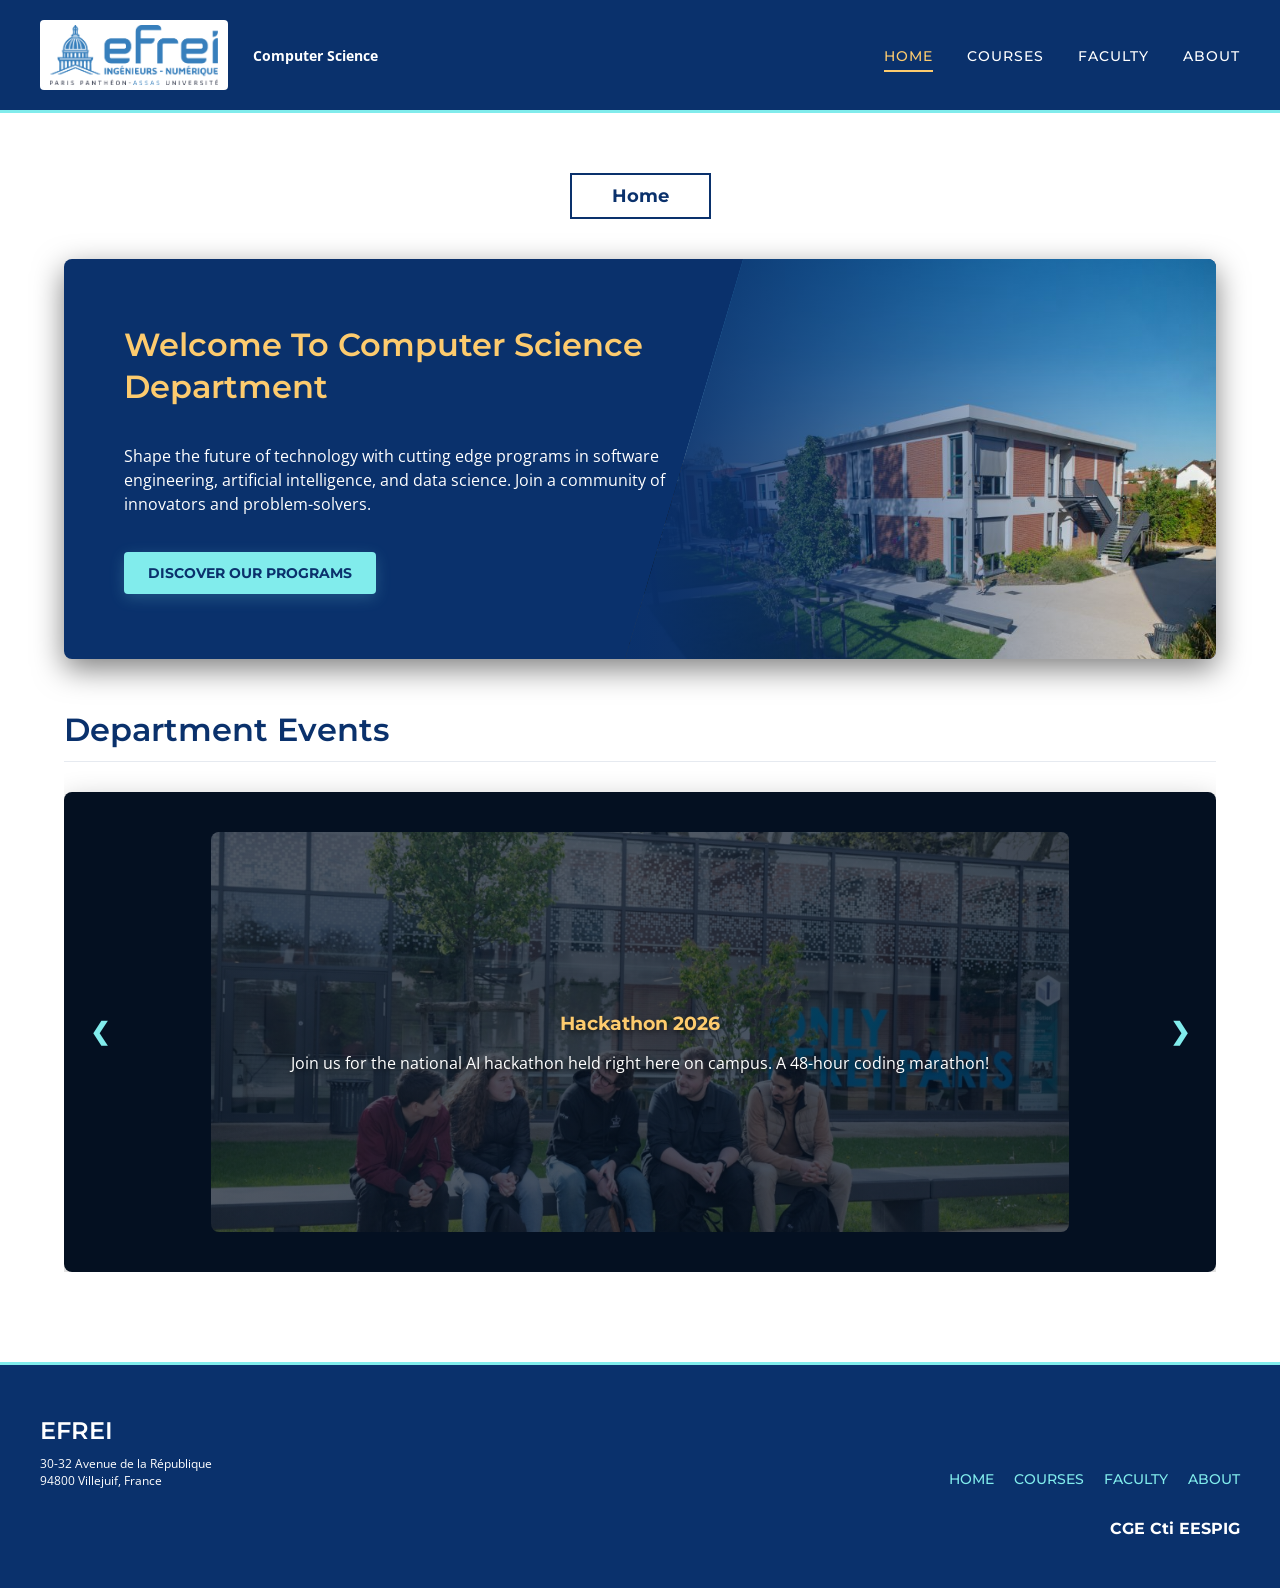
<file: index.html>
<!DOCTYPE html>
<html lang="en">

<head>
  <meta charset="UTF-8">
  <meta name="viewport" content="width=device-width, initial-scale=1.0">
  <title>EFREI Computer Science</title>
  <link rel="stylesheet" href="css/variables.css">
  <link rel="stylesheet" href="css/style.css">
</head>

<body>

  <header>
    <div class="logo-container">
      <a href="index.html" style="display: flex; align-items: center; text-decoration: none; color: inherit;">
        <img src="images/logo.png" alt="EFREI Logo" class="efrei-logo">
      </a>
      <span style="font-weight: bold; font-size: 14px; margin-left: 10px;">Computer Science</span>
    </div>
    <nav>
      <ul>
        <li><a href="index.html">Home</a></li>
        <li><a href="courses.html">Courses</a></li>
        <li><a href="faculty.html">Faculty</a></li>
        <li><a href="about.html">About</a></li>
      </ul>
    </nav>
  </header>

  <main>
    <div style="text-align: center;">
      <div class="page-title-box">Home</div>
    </div>
    <div class="hero-diagonal">
      <div class="hero-text">
        <h2>Welcome To Computer Science Department</h2>
        <p>Shape the future of technology with cutting edge programs in software engineering, artificial intelligence, and data science. Join a community of innovators and problem-solvers.</p>
        <a href="courses.html" class="btn">Discover our Programs</a>
      </div>
      <div class="hero-image"></div>
    </div>


    <section class="carousel-section">
      <h2>Department Events</h2>
      <div class="carousel-container">
        <div class="carousel-slide active" style="background: linear-gradient(rgba(4, 16, 33, 0.7), rgba(4, 16, 33, 0.7)), url('images/hackathon.jpg') center/cover; padding: 60px; border-radius: 8px; width: 100%; box-sizing: border-box; min-height: 400px;">
          <h3 style="color: var(--color-electric-yellow); text-shadow: 0 2px 4px rgba(0,0,0,0.5); margin-top: 120px;">Hackathon 2026</h3>
          <p style="text-shadow: 0 2px 4px rgba(0,0,0,0.5);">Join us for the national AI hackathon held right here on campus. A 48-hour coding marathon!</p>
        </div>
        <div class="carousel-slide" style="background: linear-gradient(rgba(4, 16, 33, 0.7), rgba(4, 16, 33, 0.7)), url('images/cybersecurity.jpg') center/cover; padding: 60px; border-radius: 8px; width: 100%; box-sizing: border-box; min-height: 400px;">
          <h3 style="color: var(--color-electric-yellow); text-shadow: 0 2px 4px rgba(0,0,0,0.5); margin-top: 120px;">Cybersecurity Lab</h3>
          <p style="text-shadow: 0 2px 4px rgba(0,0,0,0.5);">New state-of-the-art cybersecurity lab opening next semester for Master's students.</p>
        </div>
        <div class="carousel-slide" style="background: linear-gradient(rgba(4, 16, 33, 0.7), rgba(4, 16, 33, 0.7)), url('images/alumni.png') center/cover; padding: 60px; border-radius: 8px; width: 100%; box-sizing: border-box; min-height: 400px;">
          <h3 style="color: var(--color-electric-yellow); text-shadow: 0 2px 4px rgba(0,0,0,0.5); margin-top: 120px;">Tech Alumni Meetup</h3>
          <p style="text-shadow: 0 2px 4px rgba(0,0,0,0.5);">Network with successful EFREI alumni leading the tech industry in Paris and worldwide.</p>
        </div>
        <button class="carousel-prev" onclick="moveSlide(-1)">&#10094;</button>
        <button class="carousel-next" onclick="moveSlide(1)">&#10095;</button>
      </div>
    </section>

  </main>

  <footer>
    <div class="footer-content">
      <div class="footer-logo-address">
        <h2 style="margin-bottom: 10px; font-size: 24px;"><a href="https://www.efrei.fr/" target="_blank" style="color: var(--color-pure-white); text-decoration: none;">EFREI</a></h2>
        <p style="font-size: 12px; line-height: 1.4; color: var(--color-pure-white); margin: 0;">
          30-32 Avenue de la République<br>
          94800 Villejuif, France
        </p>
      </div>
      <div class="footer-links">
        <ul>
          <li><a href="index.html">Home</a></li>
          <li><a href="courses.html">Courses</a></li>
          <li><a href="faculty.html">Faculty</a></li>
          <li><a href="about.html">About</a></li>
        </ul>
      </div>
    </div>
    <div class="footer-accreditations" style="text-align: right; margin-top: 30px; font-weight: bold; font-family: var(--font-family-headline); color: var(--color-pure-white);">
      CGE Cti EESPIG
    </div>
  </footer>

  <script src="js/main.js"></script>
  <script src="js/carousel.js"></script>
</body>

</html>
</file>
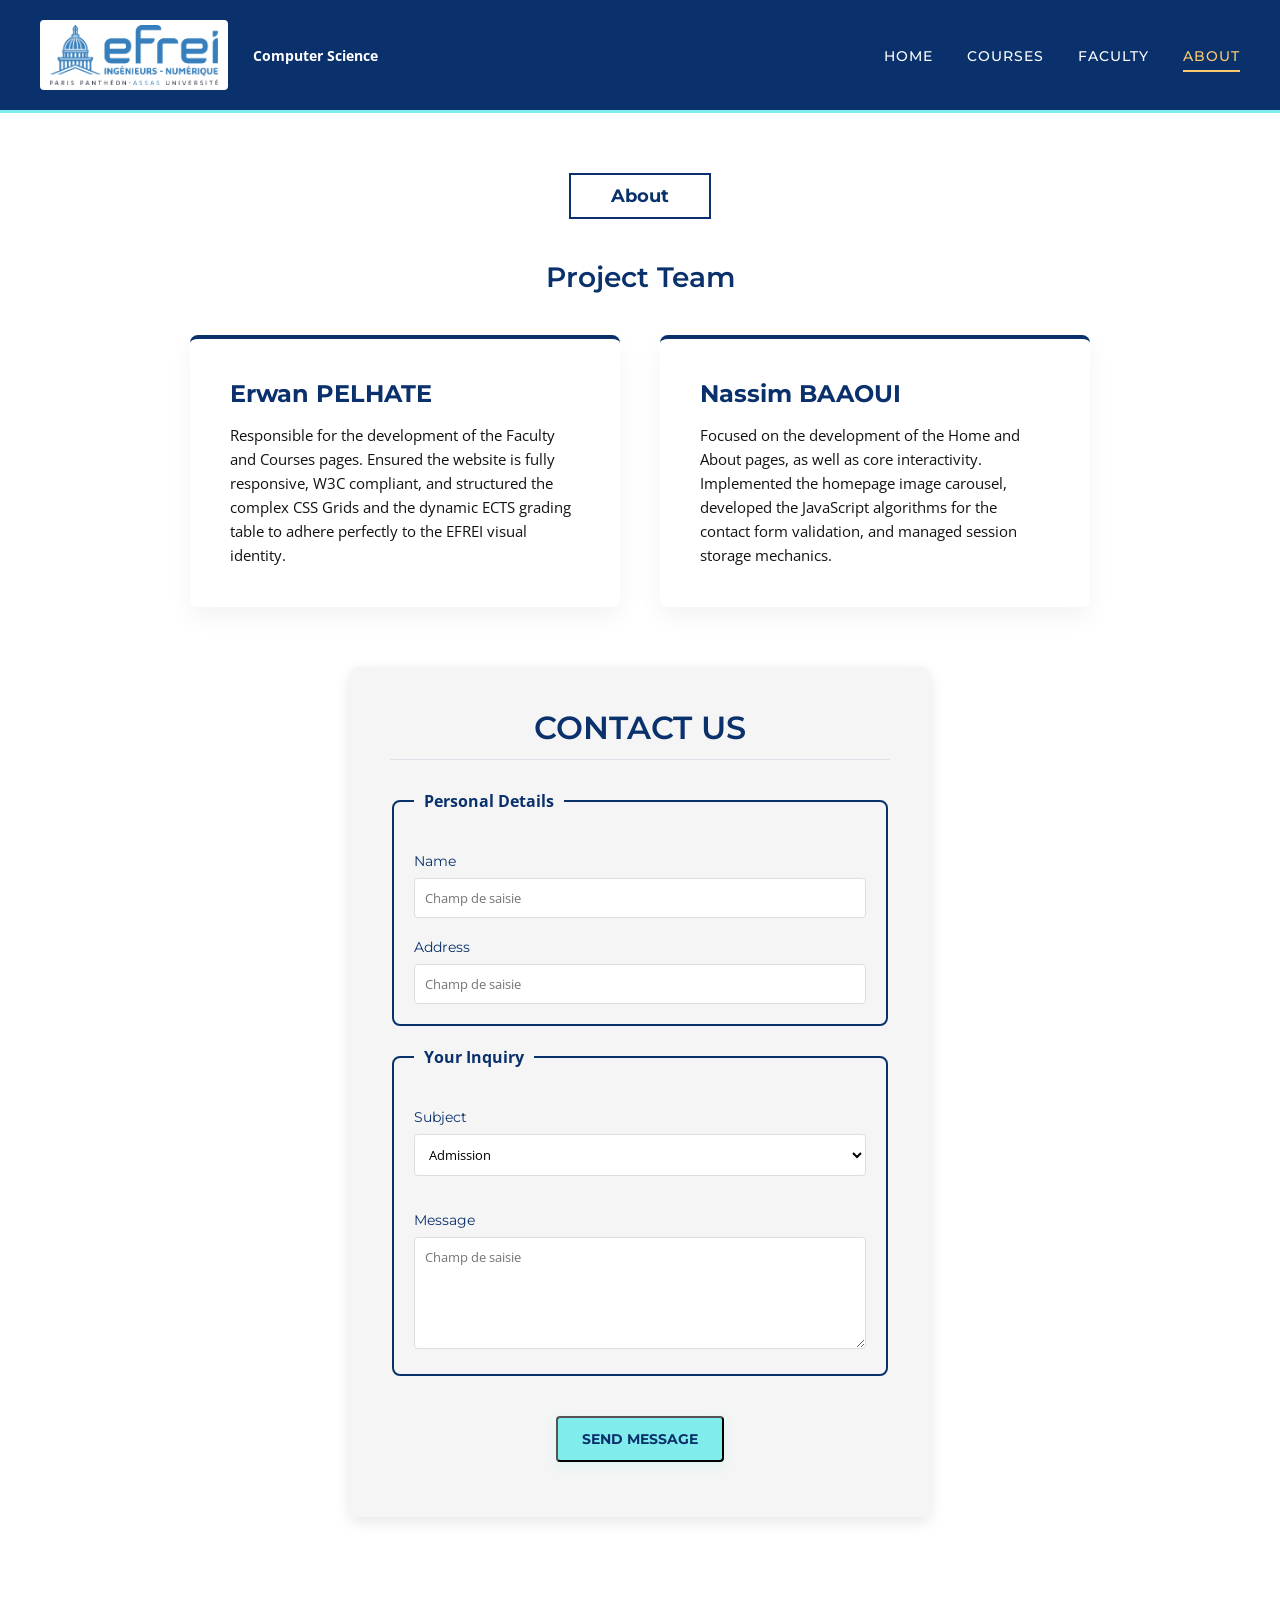
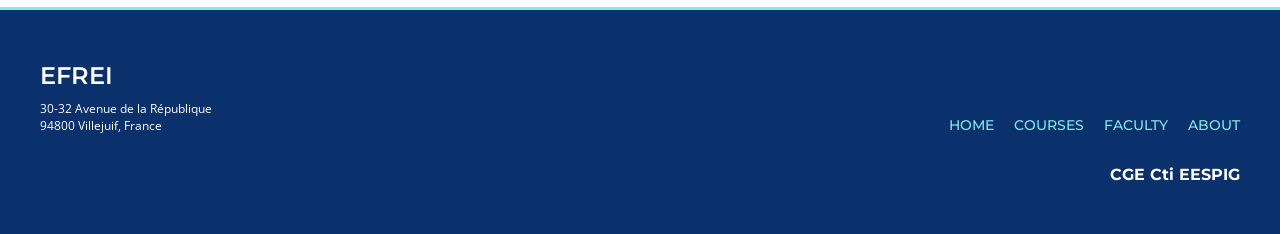
<file: about.html>
<!DOCTYPE html>
<html lang="en">
<head>
  <meta charset="UTF-8">
  <meta name="viewport" content="width=device-width, initial-scale=1.0">
  <title>About Us - EFREI Computer Science</title>
  <link rel="stylesheet" href="css/variables.css">
  <link rel="stylesheet" href="css/style.css">
</head>
<body>

  <header>
    <div class="logo-container">
      <a href="index.html" style="display: flex; align-items: center; text-decoration: none; color: inherit;">
        <img src="images/logo.png" alt="EFREI Logo" class="efrei-logo">
      </a>
      <span style="font-weight: bold; font-size: 14px; margin-left: 10px;">Computer Science</span>
    </div>
    <nav>
      <ul>
        <li><a href="index.html">Home</a></li>
        <li><a href="courses.html">Courses</a></li>
        <li><a href="faculty.html">Faculty</a></li>
        <li><a href="about.html">About</a></li>
      </ul>
    </nav>
  </header>

  <main>
    <div style="text-align: center;">
      <div class="page-title-box">About</div>
    </div>

    <div style="text-align: center; margin-bottom: 40px;">
      <h2 style="color: var(--color-academic-blue); font-size: 28px;">Project Team</h2>

    </div>

    <div style="display: flex; gap: 40px; justify-content: center; margin-bottom: 60px; flex-wrap: wrap;">
      
      <div style="background-color: var(--color-pure-white); border-top: 4px solid var(--color-academic-blue); box-shadow: 0 10px 25px rgba(0,0,0,0.05); width: 350px; padding: 40px; border-radius: 8px; transition: transform 0.3s ease;">
        <h3 style="margin: 0 0 15px 0; font-size: 24px; color: var(--color-academic-blue);">Erwan PELHATE</h3>
        <p style="margin: 0; font-size: 15px; color: var(--color-text-dark); line-height: 1.6;">
          Responsible for the development of the Faculty and Courses pages. Ensured the website is fully responsive, W3C compliant, and structured the complex CSS Grids and the dynamic ECTS grading table to adhere perfectly to the EFREI visual identity.
        </p>
      </div>

      <div style="background-color: var(--color-pure-white); border-top: 4px solid var(--color-academic-blue); box-shadow: 0 10px 25px rgba(0,0,0,0.05); width: 350px; padding: 40px; border-radius: 8px; transition: transform 0.3s ease;">
        <h3 style="margin: 0 0 15px 0; font-size: 24px; color: var(--color-academic-blue);">Nassim BAAOUI</h3>
        <p style="margin: 0; font-size: 15px; color: var(--color-text-dark); line-height: 1.6;">
          Focused on the development of the Home and About pages, as well as core interactivity. Implemented the homepage image carousel, developed the JavaScript algorithms for the contact form validation, and managed session storage mechanics.
        </p>
      </div>

    </div>

    <section style="display: flex; justify-content: center;">
      <div class="form-container" style="background-color: #f5f5f5; border: none; box-shadow: 0 5px 15px rgba(0,0,0,0.1); width: 100%; max-width: 500px;">
        <h2 style="text-align: center; color: var(--color-academic-blue); margin-top: 0;">CONTACT US</h2>
        <form action="#" method="POST" novalidate>
          <fieldset style="border: 2px solid var(--color-academic-blue); padding: 20px; border-radius: 8px; margin-bottom: 20px;">
            <legend style="color: var(--color-academic-blue); font-weight: bold; padding: 0 10px;">Personal Details</legend>
            <label style="font-weight: normal; color: var(--color-academic-blue);">Name</label>
            <input type="text" id="contact-name" placeholder="Champ de saisie" style="background-color: white; border: 1px solid #ddd; padding: 10px; width: 100%; box-sizing: border-box;">

            <label style="font-weight: normal; color: var(--color-academic-blue);">Address</label>
            <input type="text" id="contact-address" placeholder="Champ de saisie" style="background-color: white; border: 1px solid #ddd; padding: 10px; width: 100%; box-sizing: border-box;">
          </fieldset>

          <fieldset style="border: 2px solid var(--color-academic-blue); padding: 20px; border-radius: 8px;">
            <legend style="color: var(--color-academic-blue); font-weight: bold; padding: 0 10px;">Your Inquiry</legend>
            <label style="font-weight: normal; color: var(--color-academic-blue);">Subject</label>
            <select id="contact-subject" style="width: 100%; padding: 10px; background-color: white; border: 1px solid #ddd; border-radius: 4px; font-family: var(--font-family-body); margin-bottom: 15px;">
              <option value="Admission">Admission</option>
              <option value="Courses">Courses</option>
              <option value="Other">Other</option>
            </select>

            <label style="font-weight: normal; color: var(--color-academic-blue);">Message</label>
            <textarea id="contact-message" rows="5" placeholder="Champ de saisie" style="background-color: white; border: 1px solid #ddd; padding: 10px; width: 100%; box-sizing: border-box;"></textarea>
          </fieldset>

          <div style="text-align: center; margin-top: 20px;">
            <button type="submit" class="btn">Send Message</button>
          </div>
          <div id="form-feedback" class="feedback-msg"></div>
        </form>
      </div>
    </section>
  </main>

  <footer>
    <div class="footer-content">
      <div class="footer-logo-address">
        <h2 style="margin-bottom: 10px; font-size: 24px;"><a href="https://www.efrei.fr/" target="_blank" style="color: var(--color-pure-white); text-decoration: none;">EFREI</a></h2>
        <p style="font-size: 12px; line-height: 1.4; color: var(--color-pure-white); margin: 0;">
          30-32 Avenue de la République<br>
          94800 Villejuif, France
        </p>
      </div>
      <div class="footer-links">
        <ul>
          <li><a href="index.html">Home</a></li>
          <li><a href="courses.html">Courses</a></li>
          <li><a href="faculty.html">Faculty</a></li>
          <li><a href="about.html">About</a></li>
        </ul>
      </div>
    </div>
    <div class="footer-accreditations" style="text-align: right; margin-top: 30px; font-weight: bold; font-family: var(--font-family-headline); color: var(--color-pure-white);">
      CGE Cti EESPIG
    </div>
  </footer>

  <script src="js/main.js"></script>
  <script src="js/validation.js"></script>
</body>
</html>
</file>
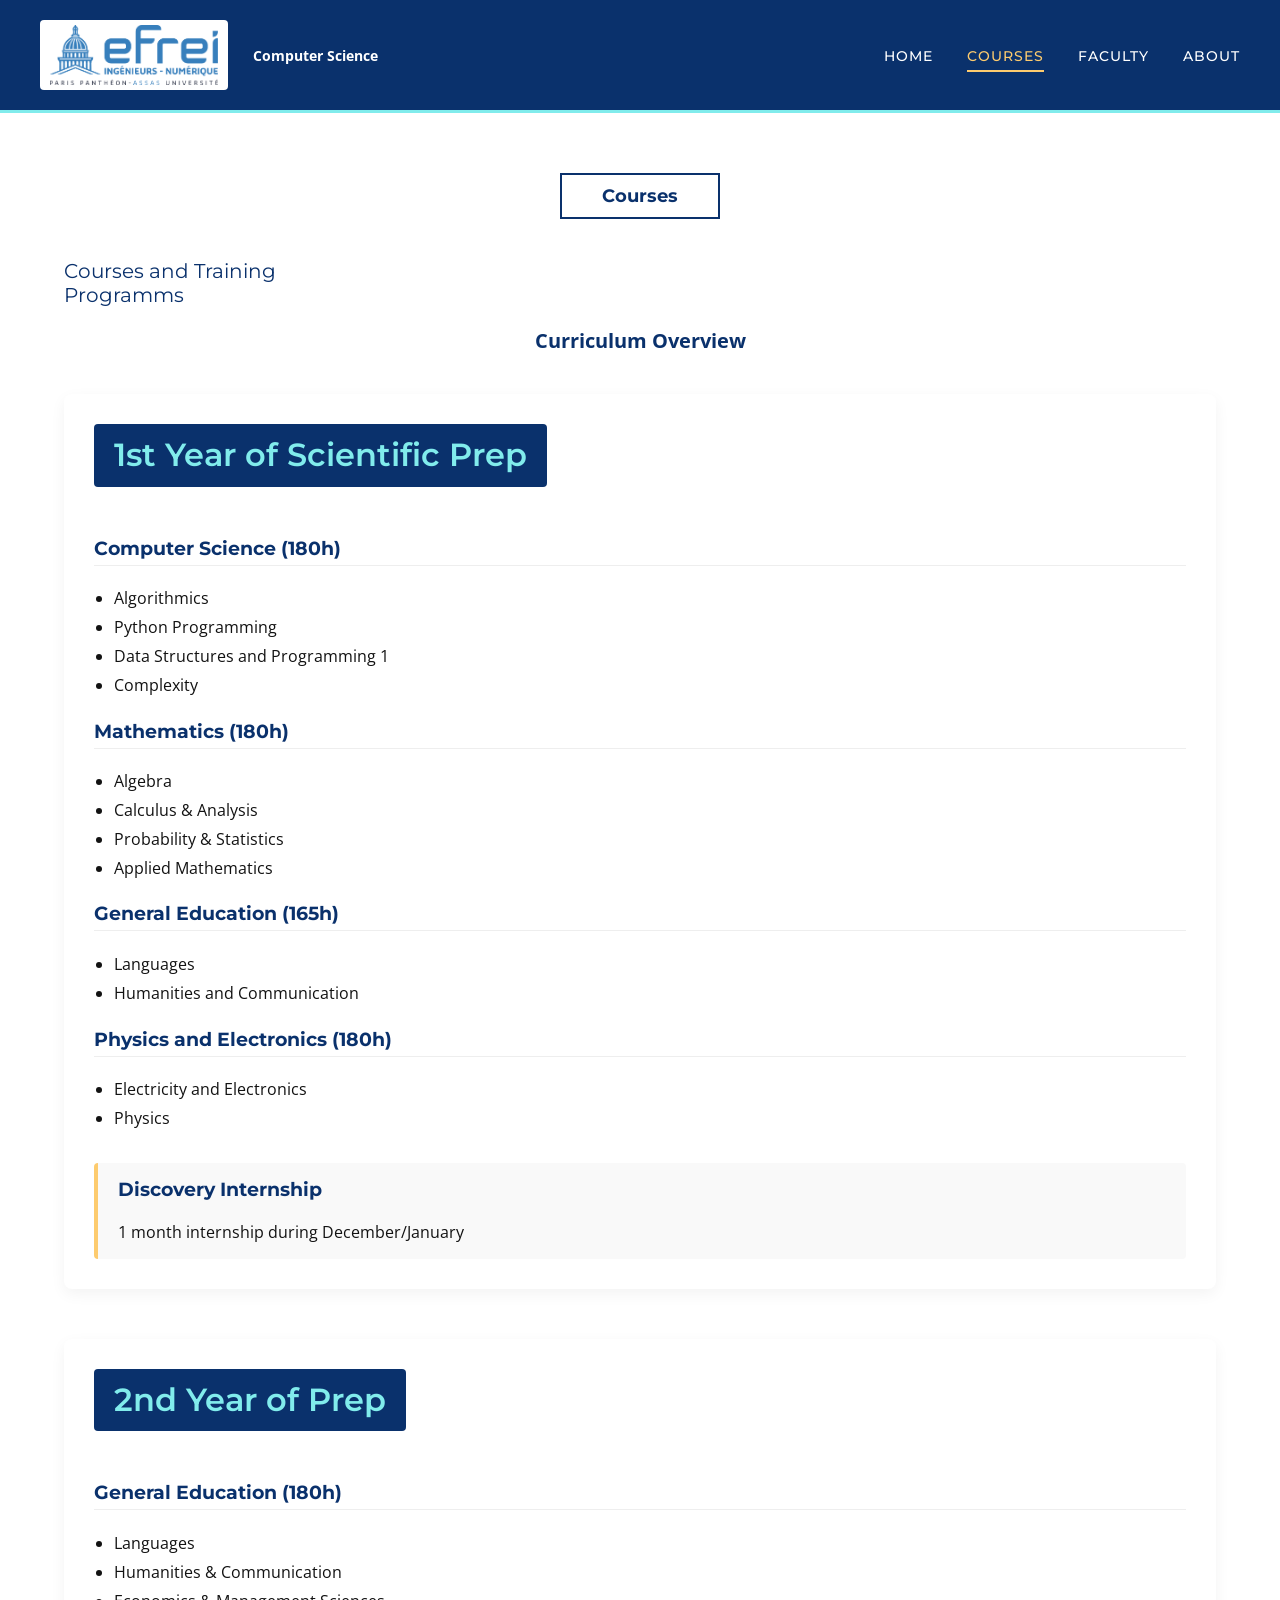
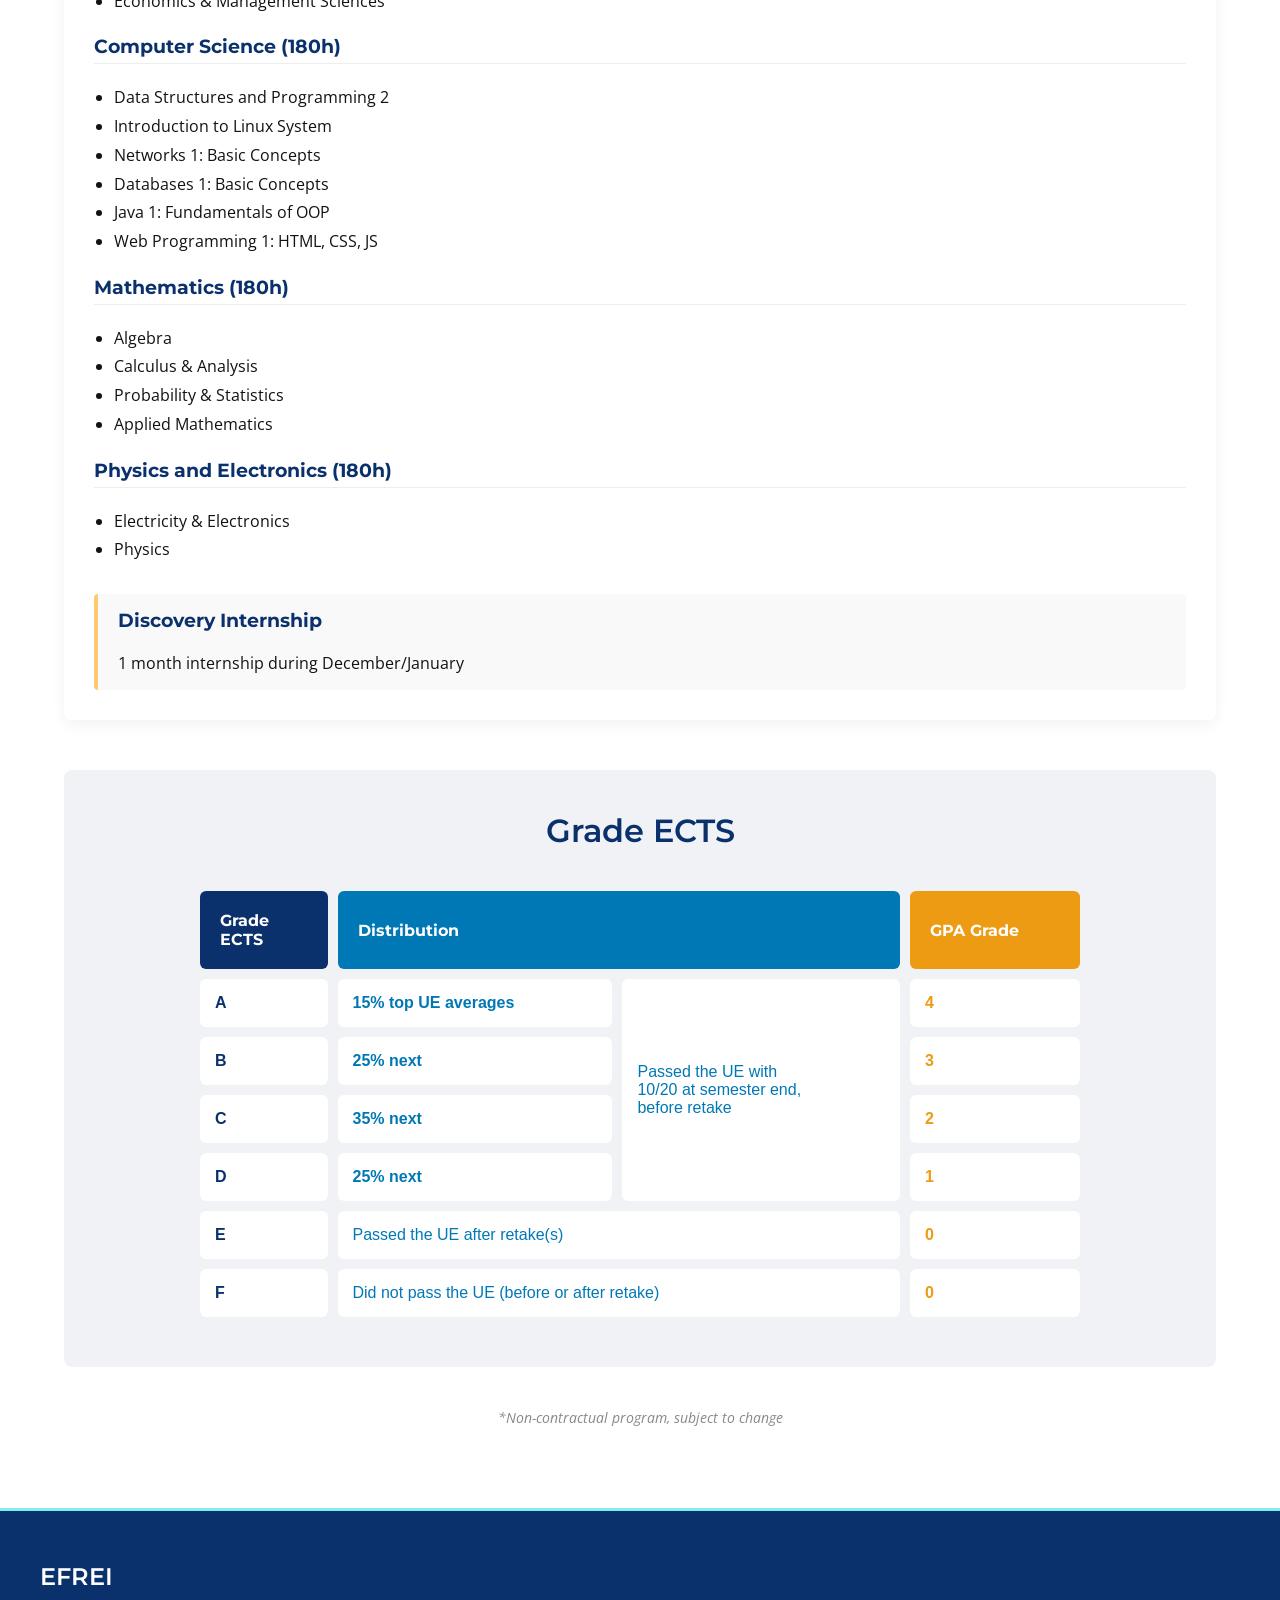
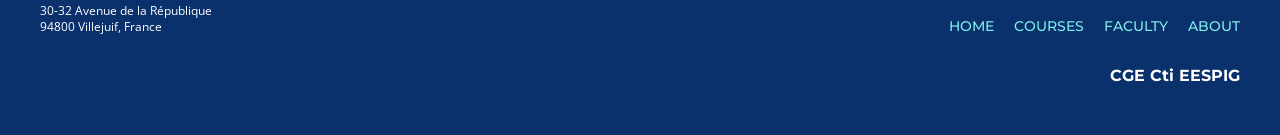
<file: courses.html>
<!DOCTYPE html>
<html lang="en">
<head>
  <meta charset="UTF-8">
  <meta name="viewport" content="width=device-width, initial-scale=1.0">
  <title>Courses - EFREI Computer Science</title>
  <link rel="stylesheet" href="css/variables.css">
  <link rel="stylesheet" href="css/style.css">
</head>
<body>

  <header>
    <div class="logo-container">
      <a href="index.html" style="display: flex; align-items: center; text-decoration: none; color: inherit;">
        <img src="images/logo.png" alt="EFREI Logo" class="efrei-logo">
      </a>
      <span style="font-weight: bold; font-size: 14px; margin-left: 10px;">Computer Science</span>
    </div>
    <nav>
      <ul>
        <li><a href="index.html">Home</a></li>
        <li><a href="courses.html">Courses</a></li>
        <li><a href="faculty.html">Faculty</a></li>
        <li><a href="about.html">About</a></li>
      </ul>
    </nav>
  </header>

  <main>
    <div style="text-align: center;">
      <div class="page-title-box">Courses</div>
    </div>
    <div class="page-header" style="text-align: left; margin-bottom: 20px;">
      <h1 style="font-size: 20px; font-weight: normal;">Courses and Training<br>Programms</h1>
    </div>
    <div style="font-size: 20px; margin-bottom: 40px; text-align: center; color: var(--color-academic-blue); font-weight: bold;">Curriculum Overview</div>

    <section style="background-color: var(--color-pure-white); padding: 30px; border-radius: 8px; box-shadow: 0 5px 15px rgba(0,0,0,0.05);">
      <h2 style="color: var(--color-tech-cyan); background-color: var(--color-academic-blue); padding: 10px 20px; border-radius: 4px; display: inline-block;">1st Year of Scientific Prep</h2>
      
      <div style="margin-top: 20px; margin-bottom: 20px;">
        <h3 style="color: var(--color-academic-blue); border-bottom: 1px solid #eee; padding-bottom: 5px;">Computer Science (180h)</h3>
        <ul style="line-height: 1.8; padding-left: 20px;">
          <li>Algorithmics</li>
          <li>Python Programming</li>
          <li>Data Structures and Programming 1</li>
          <li>Complexity</li>
        </ul>
      </div>

      <div style="margin-bottom: 20px;">
        <h3 style="color: var(--color-academic-blue); border-bottom: 1px solid #eee; padding-bottom: 5px;">Mathematics (180h)</h3>
        <ul style="line-height: 1.8; padding-left: 20px;">
          <li>Algebra</li>
          <li>Calculus & Analysis</li>
          <li>Probability & Statistics</li>
          <li>Applied Mathematics</li>
        </ul>
      </div>

      <div style="margin-bottom: 20px;">
        <h3 style="color: var(--color-academic-blue); border-bottom: 1px solid #eee; padding-bottom: 5px;">General Education (165h)</h3>
        <ul style="line-height: 1.8; padding-left: 20px;">
          <li>Languages</li>
          <li>Humanities and Communication</li>
        </ul>
      </div>

      <div style="margin-bottom: 20px;">
        <h3 style="color: var(--color-academic-blue); border-bottom: 1px solid #eee; padding-bottom: 5px;">Physics and Electronics (180h)</h3>
        <ul style="line-height: 1.8; padding-left: 20px;">
          <li>Electricity and Electronics</li>
          <li>Physics</li>
        </ul>
      </div>

      <div style="margin-top: 30px; background-color: #f9f9f9; padding: 15px 20px; border-left: 4px solid var(--color-electric-yellow); border-radius: 4px;">
        <h3 style="margin-top: 0; color: var(--color-academic-blue);">Discovery Internship</h3>
        <p style="margin-bottom: 0;">1 month internship during December/January</p>
      </div>
    </section>

    <section style="background-color: var(--color-pure-white); padding: 30px; border-radius: 8px; box-shadow: 0 5px 15px rgba(0,0,0,0.05); margin-top: 40px;">
      <h2 style="color: var(--color-tech-cyan); background-color: var(--color-academic-blue); padding: 10px 20px; border-radius: 4px; display: inline-block;">2nd Year of Prep</h2>

      <div style="margin-top: 20px; margin-bottom: 20px;">
        <h3 style="color: var(--color-academic-blue); border-bottom: 1px solid #eee; padding-bottom: 5px;">General Education (180h)</h3>
        <ul style="line-height: 1.8; padding-left: 20px;">
          <li>Languages</li>
          <li>Humanities & Communication</li>
          <li>Economics & Management Sciences</li>
        </ul>
      </div>

      <div style="margin-bottom: 20px;">
        <h3 style="color: var(--color-academic-blue); border-bottom: 1px solid #eee; padding-bottom: 5px;">Computer Science (180h)</h3>
        <ul style="line-height: 1.8; padding-left: 20px;">
          <li>Data Structures and Programming 2</li>
          <li>Introduction to Linux System</li>
          <li>Networks 1: Basic Concepts</li>
          <li>Databases 1: Basic Concepts</li>
          <li>Java 1: Fundamentals of OOP</li>
          <li>Web Programming 1: HTML, CSS, JS</li>
        </ul>
      </div>

      <div style="margin-bottom: 20px;">
        <h3 style="color: var(--color-academic-blue); border-bottom: 1px solid #eee; padding-bottom: 5px;">Mathematics (180h)</h3>
        <ul style="line-height: 1.8; padding-left: 20px;">
          <li>Algebra</li>
          <li>Calculus & Analysis</li>
          <li>Probability & Statistics</li>
          <li>Applied Mathematics</li>
        </ul>
      </div>

      <div style="margin-bottom: 20px;">
        <h3 style="color: var(--color-academic-blue); border-bottom: 1px solid #eee; padding-bottom: 5px;">Physics and Electronics (180h)</h3>
        <ul style="line-height: 1.8; padding-left: 20px;">
          <li>Electricity & Electronics</li>
          <li>Physics</li>
        </ul>
      </div>

      <div style="margin-top: 30px; background-color: #f9f9f9; padding: 15px 20px; border-left: 4px solid var(--color-electric-yellow); border-radius: 4px;">
        <h3 style="margin-top: 0; color: var(--color-academic-blue);">Discovery Internship</h3>
        <p style="margin-bottom: 0;">1 month internship during December/January</p>
      </div>
    </section>

    <div style="text-align: center; margin-top: 40px; margin-bottom: 40px; background-color: #f0f2f5; padding: 40px; border-radius: 8px;">
      <h2 style="color: var(--color-academic-blue); margin-bottom: 30px; font-size: 32px;">Grade ECTS</h2>
      <table style="width: 100%; max-width: 900px; margin: 0 auto; border-collapse: separate !important; border-spacing: 10px 10px !important; text-align: center; font-weight: bold; font-family: sans-serif; background-color: transparent !important; box-shadow: none !important; border: none !important;">
        <thead>
          <tr>
            <th style="background-color: var(--color-academic-blue); color: white; padding: 20px; border-radius: 6px; width: 15%; border: none !important;">Grade ECTS</th>
            <th colspan="2" style="background-color: #0078b5; color: white; padding: 20px; border-radius: 6px; width: 65%; border: none !important;">Distribution</th>
            <th style="background-color: #ed9b13; color: white; padding: 20px; border-radius: 6px; width: 20%; border: none !important;">GPA Grade</th>
          </tr>
        </thead>
        <tbody style="color: var(--color-academic-blue);">
          <tr>
            <td style="background-color: white; padding: 15px; border-radius: 6px; border: none !important;">A</td>
            <td style="background-color: white; padding: 15px; border-radius: 6px; color: #0078b5; border: none !important;"><span style="font-weight: bold;">15%</span> top UE averages</td>
            <td rowspan="4" style="background-color: white; padding: 15px; border-radius: 6px; color: #0078b5; font-weight: normal; vertical-align: middle; border: none !important;">Passed the UE with<br>10/20 at semester end,<br>before retake</td>
            <td style="background-color: white; padding: 15px; border-radius: 6px; color: #ed9b13; border: none !important;">4</td>
          </tr>
          <tr>
            <td style="background-color: white; padding: 15px; border-radius: 6px; border: none !important;">B</td>
            <td style="background-color: white; padding: 15px; border-radius: 6px; color: #0078b5; border: none !important;"><span style="font-weight: bold;">25%</span> next</td>
            <td style="background-color: white; padding: 15px; border-radius: 6px; color: #ed9b13; border: none !important;">3</td>
          </tr>
          <tr>
            <td style="background-color: white; padding: 15px; border-radius: 6px; border: none !important;">C</td>
            <td style="background-color: white; padding: 15px; border-radius: 6px; color: #0078b5; border: none !important;"><span style="font-weight: bold;">35%</span> next</td>
            <td style="background-color: white; padding: 15px; border-radius: 6px; color: #ed9b13; border: none !important;">2</td>
          </tr>
          <tr>
            <td style="background-color: white; padding: 15px; border-radius: 6px; border: none !important;">D</td>
            <td style="background-color: white; padding: 15px; border-radius: 6px; color: #0078b5; border: none !important;"><span style="font-weight: bold;">25%</span> next</td>
            <td style="background-color: white; padding: 15px; border-radius: 6px; color: #ed9b13; border: none !important;">1</td>
          </tr>
          <tr>
            <td style="background-color: white; padding: 15px; border-radius: 6px; border: none !important;">E</td>
            <td colspan="2" style="background-color: white; padding: 15px; border-radius: 6px; color: #0078b5; font-weight: normal; border: none !important;">Passed the UE after retake(s)</td>
            <td style="background-color: white; padding: 15px; border-radius: 6px; color: #ed9b13; border: none !important;">0</td>
          </tr>
          <tr>
            <td style="background-color: white; padding: 15px; border-radius: 6px; border: none !important;">F</td>
            <td colspan="2" style="background-color: white; padding: 15px; border-radius: 6px; color: #0078b5; font-weight: normal; border: none !important;">Did not pass the UE (before or after retake)</td>
            <td style="background-color: white; padding: 15px; border-radius: 6px; color: #ed9b13; border: none !important;">0</td>
          </tr>
        </tbody>
      </table>
    </div>

    <div style="text-align: center; margin-top: 40px; margin-bottom: 40px;">
      <p style="font-size: 14px; font-style: italic; color: #888;">*Non-contractual program, subject to change</p>
    </div>
  </main>

  <footer>
    <div class="footer-content">
      <div class="footer-logo-address">
        <h2 style="margin-bottom: 10px; font-size: 24px;"><a href="https://www.efrei.fr/" target="_blank" style="color: var(--color-pure-white); text-decoration: none;">EFREI</a></h2>
        <p style="font-size: 12px; line-height: 1.4; color: var(--color-pure-white); margin: 0;">
          30-32 Avenue de la République<br>
          94800 Villejuif, France
        </p>
      </div>
      <div class="footer-links">
        <ul>
          <li><a href="index.html">Home</a></li>
          <li><a href="courses.html">Courses</a></li>
          <li><a href="faculty.html">Faculty</a></li>
          <li><a href="about.html">About</a></li>
        </ul>
      </div>
    </div>
    <div class="footer-accreditations" style="text-align: right; margin-top: 30px; font-weight: bold; font-family: var(--font-family-headline); color: var(--color-pure-white);">
      CGE Cti EESPIG
    </div>
  </footer>

  <script src="js/main.js"></script>
</body>
</html>
</file>
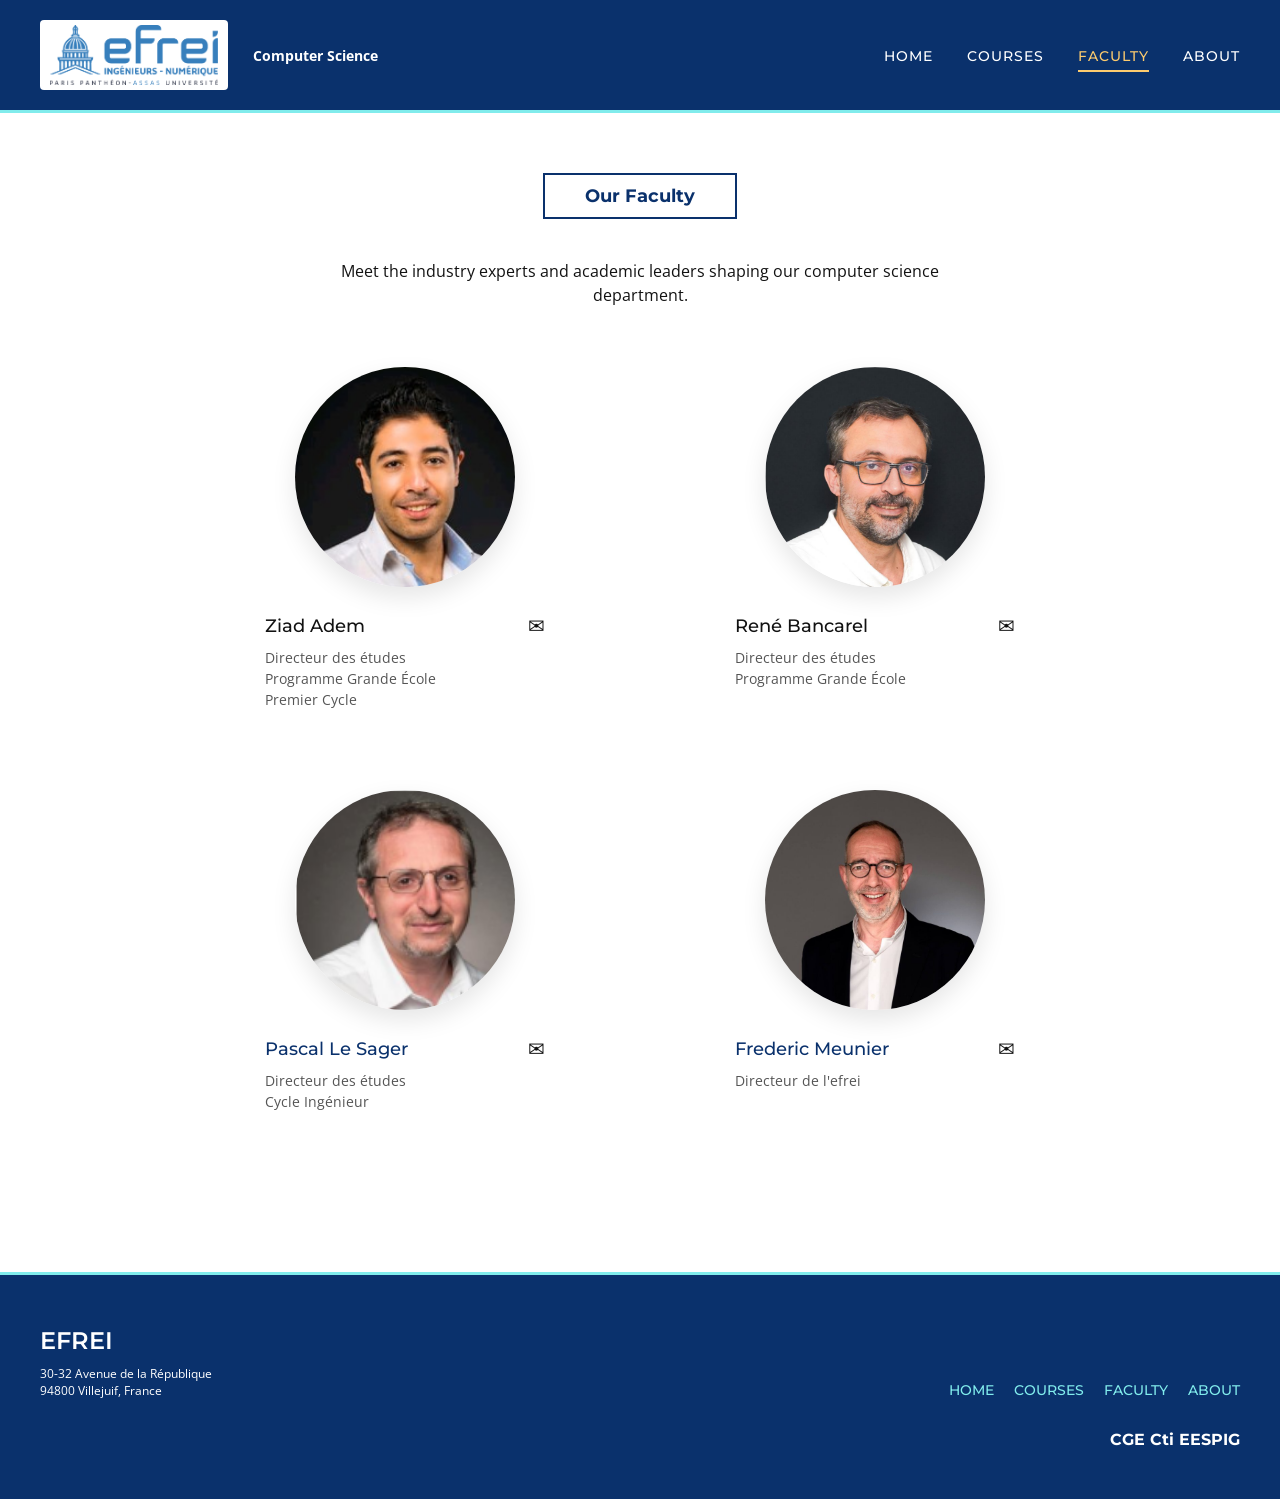
<file: faculty.html>
<!DOCTYPE html>
<html lang="en">
<head>
  <meta charset="UTF-8">
  <meta name="viewport" content="width=device-width, initial-scale=1.0">
  <title>Faculty - EFREI Computer Science</title>
  <link rel="stylesheet" href="css/variables.css">
  <link rel="stylesheet" href="css/style.css">
</head>
<body>

  <header>
    <div class="logo-container">
      <a href="index.html" style="display: flex; align-items: center; text-decoration: none; color: inherit;">
        <img src="images/logo.png" alt="EFREI Logo" class="efrei-logo">
      </a>
      <span style="font-weight: bold; font-size: 14px; margin-left: 10px;">Computer Science</span>
    </div>
    <nav>
      <ul>
        <li><a href="index.html">Home</a></li>
        <li><a href="courses.html">Courses</a></li>
        <li><a href="faculty.html">Faculty</a></li>
        <li><a href="about.html">About</a></li>
      </ul>
    </nav>
  </header>

  <main>
    <div style="text-align: center;">
      <div class="page-title-box">Our Faculty</div>
    </div>
    <div class="page-header">
      <p>Meet the industry experts and academic leaders shaping our computer science department.</p>
    </div>

    <div style="display: grid; grid-template-columns: repeat(2, 1fr); gap: 80px 40px; max-width: 900px; margin: 60px auto; padding-bottom: 60px;">
      
      <div style="display: flex; flex-direction: column; align-items: center;">
        <div style="width: 220px; height: 220px; border-radius: 50%; background-image: url('images/ziad.png'); background-size: cover; background-position: center; margin-bottom: 25px; box-shadow: 0 10px 25px rgba(0,0,0,0.1);"></div>
        <div style="width: 280px; text-align: left;">
          <div style="display: flex; justify-content: space-between; align-items: center; margin-bottom: 8px;">
            <h3 style="margin: 0; font-size: 18px; color: var(--color-text-dark); font-weight: 500;">Ziad Adem</h3>
            <span style="font-size: 20px; color: var(--color-text-dark); cursor: pointer;">&#9993;</span>
          </div>
          <p style="margin: 0; font-size: 14px; color: #555; line-height: 1.5;">Directeur des études<br>Programme Grande École<br>Premier Cycle</p>
        </div>
      </div>

      <div style="display: flex; flex-direction: column; align-items: center;">
        <div style="width: 220px; height: 220px; border-radius: 50%; background-image: url('images/rene.png'); background-size: cover; background-position: center; margin-bottom: 25px; box-shadow: 0 10px 25px rgba(0,0,0,0.1);"></div>
        <div style="width: 280px; text-align: left;">
          <div style="display: flex; justify-content: space-between; align-items: center; margin-bottom: 8px;">
            <h3 style="margin: 0; font-size: 18px; color: var(--color-text-dark); font-weight: 500;">René Bancarel</h3>
            <span style="font-size: 20px; color: var(--color-text-dark); cursor: pointer;">&#9993;</span>
          </div>
          <p style="margin: 0; font-size: 14px; color: #555; line-height: 1.5;">Directeur des études<br>Programme Grande École</p>
        </div>
      </div>

      <div style="display: flex; flex-direction: column; align-items: center;">
        <div style="width: 220px; height: 220px; border-radius: 50%; background-image: url('images/pascal.png'); background-size: cover; background-position: center; margin-bottom: 25px; box-shadow: 0 10px 25px rgba(0,0,0,0.1);"></div>
        <div style="width: 280px; text-align: left;">
          <div style="display: flex; justify-content: space-between; align-items: center; margin-bottom: 8px;">
            <h3 style="margin: 0; font-size: 18px; color: var(--color-academic-blue); font-weight: 500;">Pascal Le Sager</h3>
            <span style="font-size: 20px; color: var(--color-text-dark); cursor: pointer;">&#9993;</span>
          </div>
          <p style="margin: 0; font-size: 14px; color: #555; line-height: 1.5;">Directeur des études<br>Cycle Ingénieur</p>
        </div>
      </div>

      <div style="display: flex; flex-direction: column; align-items: center;">
        <div style="width: 220px; height: 220px; border-radius: 50%; background-image: url('images/frederic.png'); background-size: cover; background-position: center; margin-bottom: 25px; box-shadow: 0 10px 25px rgba(0,0,0,0.1);"></div>
        <div style="width: 280px; text-align: left;">
          <div style="display: flex; justify-content: space-between; align-items: center; margin-bottom: 8px;">
            <h3 style="margin: 0; font-size: 18px; color: var(--color-academic-blue); font-weight: 500;">Frederic Meunier</h3>
            <span style="font-size: 20px; color: var(--color-text-dark); cursor: pointer;">&#9993;</span>
          </div>
          <p style="margin: 0; font-size: 14px; color: #555; line-height: 1.5;">Directeur de l'efrei</p>
        </div>
      </div>

    </div>
  </main>

  <footer>
    <div class="footer-content">
      <div class="footer-logo-address">
        <h2 style="margin-bottom: 10px; font-size: 24px;"><a href="https://www.efrei.fr/" target="_blank" style="color: var(--color-pure-white); text-decoration: none;">EFREI</a></h2>
        <p style="font-size: 12px; line-height: 1.4; color: var(--color-pure-white); margin: 0;">
          30-32 Avenue de la République<br>
          94800 Villejuif, France
        </p>
      </div>
      <div class="footer-links">
        <ul>
          <li><a href="index.html">Home</a></li>
          <li><a href="courses.html">Courses</a></li>
          <li><a href="faculty.html">Faculty</a></li>
          <li><a href="about.html">About</a></li>
        </ul>
      </div>
    </div>
    <div class="footer-accreditations" style="text-align: right; margin-top: 30px; font-weight: bold; font-family: var(--font-family-headline); color: var(--color-pure-white);">
      CGE Cti EESPIG
    </div>
  </footer>

  <script src="js/main.js"></script>
</body>
</html>
</file>
<file: css/variables.css>
:root {
  
  --color-academic-blue: #0A316C;
  --color-pure-white: #FFFFFF;

  
  --color-tech-cyan: #81ECEC;
  --color-electric-yellow: #FDCB6E;
  
  
  --color-background-dark: #041021;
  --color-text-dark: #121212;
  --color-text-light: #F0F0F0;
  --color-gray: #E0E0E0;

  
  --font-family-headline: 'Montserrat', sans-serif;
  --font-family-body: 'Open Sans', sans-serif;

  
  --font-size-h1: 40px;
  --font-size-h2: 32px;
  --font-size-p: 16px;
  --font-size-list: 14px;
}
</file>
<file: css/style.css>
@import url('https://fonts.googleapis.com/css2?family=Montserrat:wght@500;600;700&family=Open+Sans:wght@300;400&display=swap');

html, body {
  margin: 0;
  padding: 0;
  font-family: var(--font-family-body);
  background-color: var(--color-pure-white);
  color: var(--color-text-dark);
}

h1, h2, h3, h4, h5, h6 {
  font-family: var(--font-family-headline);
  margin-top: 0;
}

h1 {
  font-size: var(--font-size-h1);
  font-weight: 700;
  line-height: 1.2;
}

h2 {
  font-size: var(--font-size-h2);
  font-weight: 600;
  line-height: 1.3;
}

p {
  font-size: var(--font-size-p);
  font-weight: 400;
  line-height: 1.5;
}




header {
  background-color: var(--color-academic-blue);
  color: var(--color-pure-white);
  padding: 20px 40px;
  display: flex;
  justify-content: space-between;
  align-items: center;
  border-bottom: 3px solid var(--color-tech-cyan);
}

.logo-container {
  display: flex;
  align-items: center;
  gap: 15px;
}

.logo-container h1 {
  margin: 0;
  font-size: 24px;
}

.efrei-logo {
  height: 60px;
  width: auto;
  background-color: var(--color-pure-white);
  padding: 5px 10px;
  border-radius: 4px;
}

nav ul {
  list-style-type: none;
  padding: 0;
  margin: 0;
}

nav ul li {
  display: inline-block;
  margin-left: 30px;
}

nav a {
  color: var(--color-pure-white);
  text-decoration: none;
  font-family: var(--font-family-headline);
  font-weight: 500;
  text-transform: uppercase;
  font-size: 14px;
  letter-spacing: 1px;
  transition: color 0.3s;
}

nav a:hover {
  color: var(--color-electric-yellow);
}

main {
  width: 90%;
  max-width: 1200px;
  margin: 0 auto;
  padding: 40px 0;
  min-height: 60vh;
}


.hero-diagonal {
  display: flex;
  align-items: stretch;
  background-color: var(--color-academic-blue);
  border-radius: 8px;
  overflow: hidden;
  margin-bottom: 50px;
  min-height: 400px;
  position: relative;
  box-shadow: 0 10px 30px rgba(0, 0, 0, 0.5);
}

.hero-text {
  flex: 1;
  padding: 60px;
  color: var(--color-pure-white);
  text-align: left;
  z-index: 2;
  display: flex;
  flex-direction: column;
  justify-content: center;
  align-items: flex-start;
}

.hero-image {
  flex: 1;
  background-image: url('../images/hero.png');
  background-size: cover;
  background-position: center;
  clip-path: polygon(20% 0, 100% 0, 100% 100%, 0% 100%);
  margin-left: -150px; 
  position: relative;
}

.hero-image::after {
  content: '';
  position: absolute;
  top: 0; left: 0; right: 0; bottom: 0;
  background: linear-gradient(90deg, rgba(10,49,108,1) 0%, rgba(10,49,108,0) 100%);
}

.hero-diagonal h2 {
  color: var(--color-electric-yellow);
  margin-bottom: 20px;
  margin-top: 0;
}

.btn {
  background-color: var(--color-tech-cyan);
  color: var(--color-academic-blue);
  padding: 12px 24px;
  text-decoration: none;
  font-family: var(--font-family-headline);
  font-weight: 700;
  text-transform: uppercase;
  font-size: 14px;
  display: inline-block;
  margin-top: 20px;
  border-radius: 4px;
  transition: all 0.3s ease;
  box-shadow: 0 4px 15px rgba(129, 236, 236, 0.2);
}

.btn:hover {
  background-color: var(--color-electric-yellow);
  box-shadow: 0 4px 15px rgba(253, 203, 110, 0.4);
  transform: translateY(-2px);
}


section {
  margin-bottom: 50px;
}

section h2 {
  color: var(--color-academic-blue);
  border-bottom: 1px solid rgba(10, 49, 108, 0.1);
  padding-bottom: 10px;
  margin-bottom: 30px;
}


footer {
  background-color: var(--color-academic-blue);
  color: var(--color-pure-white);
  padding: 50px 40px;
  position: relative;
  border-top: 3px solid var(--color-tech-cyan);
}

.footer-content {
  display: flex;
  justify-content: space-between;
  max-width: 1200px;
  margin: 0 auto;
  align-items: flex-end;
}

.footer-links ul {
  list-style: none;
  padding: 0;
  margin: 0;
  display: flex;
  gap: 20px;
}

.footer-links a {
  color: var(--color-tech-cyan);
  text-decoration: none;
  font-family: var(--font-family-headline);
  font-weight: 500;
  font-size: 14px;
  text-transform: uppercase;
  transition: color 0.3s;
}

.footer-links a:hover {
  color: var(--color-electric-yellow);
}

.accreditations {
  background-color: var(--color-pure-white);
  padding: 10px 20px;
  border-radius: 4px;
  display: inline-flex;
  gap: 15px;
  align-items: center;
  color: var(--color-text-dark);
  font-weight: bold;
}


.faculty-grid {
  display: grid;
  grid-template-columns: repeat(auto-fill, minmax(250px, 1fr));
  gap: 30px;
}

.faculty-member {
  background-color: var(--color-pure-white);
  border: 1px solid rgba(10, 49, 108, 0.1);
  border-radius: 8px;
  padding: 30px 20px;
  text-align: center;
  transition: transform 0.3s, border-color 0.3s, box-shadow 0.3s;
  box-shadow: 0 5px 15px rgba(0,0,0,0.05);
}

.faculty-member:hover {
  transform: translateY(-5px);
  border-color: var(--color-electric-yellow);
  box-shadow: 0 10px 20px rgba(0,0,0,0.3);
}

.faculty-photo {
  width: 150px;
  height: 150px;
  border-radius: 50%;
  margin: 0 auto 20px;
  background-size: cover;
  background-position: center;
  border: 3px solid var(--color-academic-blue);
  box-shadow: 0 0 15px rgba(129, 236, 236, 0.3);
}

.faculty-member h3 {
  color: var(--color-academic-blue);
  margin-bottom: 5px;
}

.faculty-member p {
  color: var(--color-text-dark);
  font-size: 14px;
  margin: 0;
}


table {
  width: 100%;
  border-collapse: collapse;
  margin-top: 20px;
  background-color: var(--color-pure-white);
  border-radius: 8px;
  overflow: hidden;
  box-shadow: 0 5px 15px rgba(0,0,0,0.05);
  border: 1px solid rgba(10, 49, 108, 0.1);
}

th, td {
  padding: 15px 20px;
  text-align: left;
  border-bottom: 1px solid rgba(10, 49, 108, 0.1);
}

th {
  background-color: var(--color-academic-blue);
  color: var(--color-tech-cyan);
  font-family: var(--font-family-headline);
  font-weight: 700;
}

tr:last-child td {
  border-bottom: none;
}


tr:nth-child(even) {
  background-color: rgba(10, 49, 108, 0.05);
}


.form-container {
  background-color: var(--color-pure-white);
  padding: 40px;
  border-radius: 8px;
  max-width: 600px;
  border: 1px solid rgba(10, 49, 108, 0.1);
  box-shadow: 0 5px 15px rgba(0,0,0,0.05);
}

label {
  font-family: var(--font-family-headline);
  font-size: 14px;
  color: var(--color-academic-blue);
  display: block;
  margin-bottom: 8px;
  margin-top: 20px;
  font-weight: 600;
}

label:first-child {
  margin-top: 0;
}

input, textarea {
  width: 100%;
  padding: 15px;
  background-color: #FAFAFA;
  border: 1px solid #CCCCCC;
  color: var(--color-text-dark);
  border-radius: 4px;
  box-sizing: border-box;
  font-family: var(--font-family-body);
  transition: border-color 0.3s;
}

input:focus, textarea:focus {
  outline: none;
  border-color: var(--color-electric-yellow);
}

.page-header {
  margin-bottom: 40px;
  text-align: center;
}

.page-header h1 {
  color: var(--color-academic-blue);
  margin-bottom: 15px;
}

.page-header p {
  color: var(--color-text-dark);
  max-width: 600px;
  margin: 0 auto;
}


.carousel-section {
  position: relative;
  overflow: hidden;
  margin-bottom: 50px;
}
.carousel-container {
  display: flex;
  position: relative;
  align-items: center;
  justify-content: center;
  min-height: 200px;
  background-color: var(--color-background-dark);
  border-radius: 8px;
  color: var(--color-pure-white);
  padding: 40px;
  box-shadow: 0 10px 30px rgba(0, 0, 0, 0.3);
}
.carousel-slide {
  display: none;
  text-align: center;
  animation: fade 0.5s ease-in-out;
  max-width: 80%;
}
.carousel-slide.active {
  display: block;
}
.carousel-slide h3 {
  color: var(--color-tech-cyan);
  margin-bottom: 15px;
}
@keyframes fade {
  from { opacity: 0; }
  to { opacity: 1; }
}
.carousel-prev, .carousel-next {
  cursor: pointer;
  position: absolute;
  top: 50%;
  transform: translateY(-50%);
  width: auto;
  padding: 16px;
  color: var(--color-tech-cyan);
  font-weight: bold;
  font-size: 24px;
  transition: 0.3s;
  background: transparent;
  border: none;
}
.carousel-prev:hover, .carousel-next:hover {
  color: var(--color-electric-yellow);
}
.carousel-prev { left: 10px; }
.carousel-next { right: 10px; }


.input-error {
  border-color: #ff4d4f !important;
  box-shadow: 0 0 5px rgba(255, 77, 79, 0.5);
}
.feedback-msg {
  margin-top: 15px;
  font-size: 14px;
  font-weight: 600;
}
.feedback-msg.success { color: #52c41a; }
.feedback-msg.error { color: #ff4d4f; }


@media screen and (max-width: 768px) {
  header {
    flex-direction: column;
    gap: 20px;
    padding: 15px 20px;
  }
  
  nav ul li {
    margin: 0 10px;
  }

  .hero-diagonal {
    flex-direction: column;
    min-height: auto;
  }

  .hero-text {
    padding: 30px;
    text-align: center;
    align-items: center;
  }

  .hero-image {
    min-height: 250px;
    margin-left: 0;
    clip-path: none;
  }

  .footer-content {
    flex-direction: column;
    align-items: center;
    gap: 30px;
    text-align: center;
  }

  .footer-links ul {
    flex-direction: column;
    gap: 15px;
  }

  .carousel-container {
    padding: 20px;
  }

  .carousel-slide {
    max-width: 90%;
  }

  table {
    display: block;
    overflow-x: auto;
    white-space: nowrap;
  }
}



.page-title-box {
  border: 2px solid var(--color-academic-blue);
  display: inline-block;
  padding: 10px 40px;
  margin: 20px auto 40px;
  font-family: var(--font-family-headline);
  color: var(--color-academic-blue);
  font-weight: bold;
  font-size: 18px;
}
</file>
